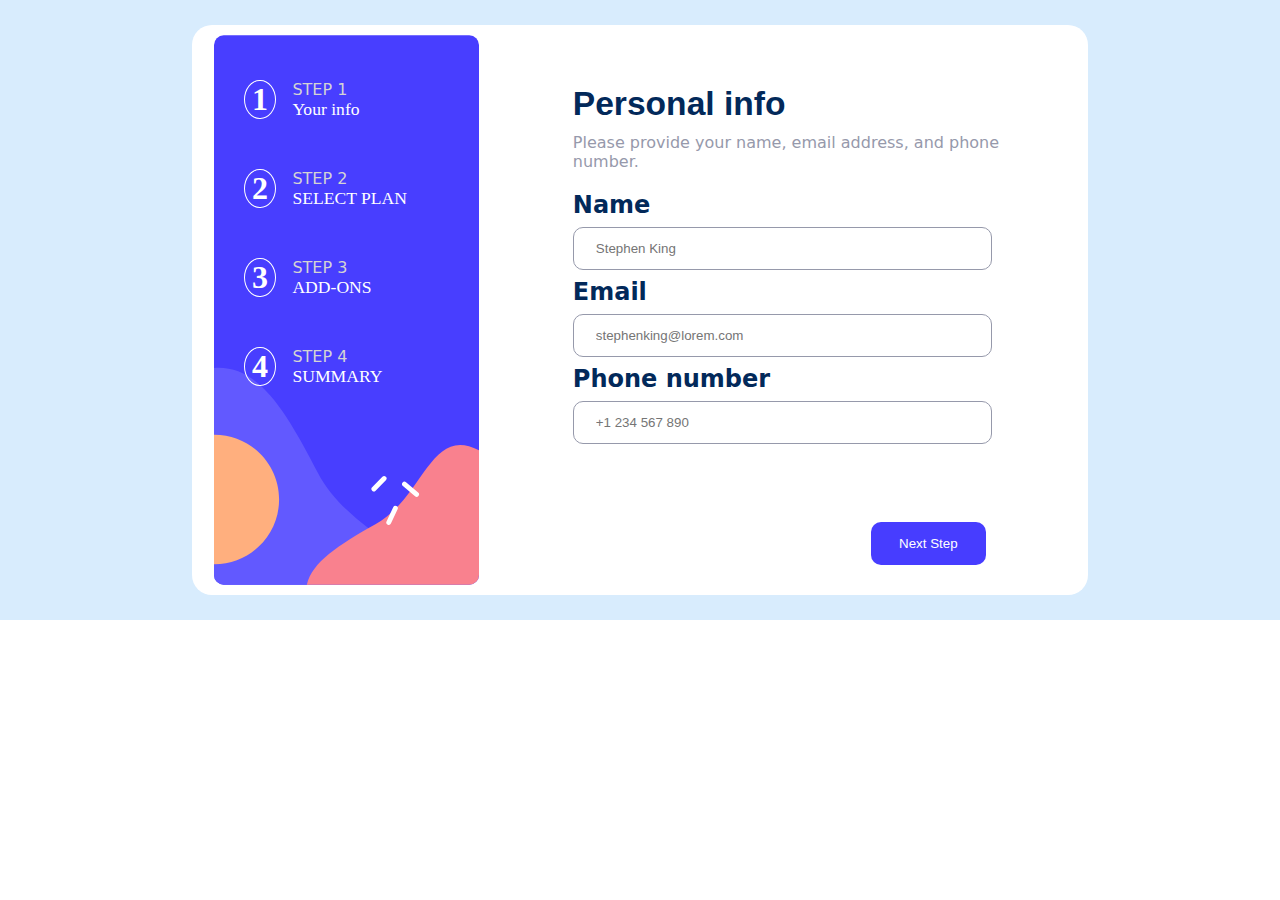
<file: index.html>
<!DOCTYPE html>
<html lang="en">
<head>
    <meta charset="UTF-8">
    <meta name="viewport" content="width=device-width, initial-scale=1.0">
    <title>Frontend Mentor | Multi-step form</title>
    <link rel="stylesheet" href="./style.css">
    <link rel="stylesheet" href="./assets/fonts/Ubuntu-Bold.ttf">
    <link rel="stylesheet" href="./assets/fonts/Ubuntu-Medium.ttf">
    <link rel="stylesheet" href="./assets/fonts/Ubuntu-Regular.ttf">
    <link rel="icon" type="image/png" sizes="32x32" href="./assets/images/favicon-32x32.png">

</head>
<body>
    <section class="desktop">
        <div class="container">
            <div class="left">
                <div class="content1">
                    <a href="./index.html"><div class="circle"><h1>1</h1></div></a>
                <div class="words">
                    <p>STEP 1</p> 
                <h3>Your info</h3>
                </div>
                
            </div>
                <div class="content1">
                    <a href="./index2.html"><div class="circle"><h1>2</h1></div></a>
                <div class="words">
                    <p>STEP 2</p> 
                <h3>SELECT PLAN</h3>
                </div>
                
            </div>
                <div class="content1">
                    <a href="./index3.html"><div class="circle"><h1>3</h1></div></a>
                <div class="words">
                    <p>STEP 3</p> 
                <h3>ADD-ONS</h3>
                </div>
                
            </div>
                <div class="content1">
                    <a href="./index4.html"><div class="circle"><h1>4</h1></div></a>
                <div class="words">
                    <p>STEP 4</p> 
                <h3>SUMMARY</h3>
                </div>
                
            </div>
                

            </div>
            <div class="right">
                <div class="content2">
                    <h1>Personal info</h1>
                <p>Please provide your name, email address, and phone number.</p>
                </div>
                <div class="input-words">
                    <h2>Name</h2>
                </div>
                <div class="input">

                    <input type="text" placeholder="Stephen King" name="" id="">
                <div class="input-words">
                    <h2>Email</h2>
                </div>

                <input type="email" placeholder="stephenking@lorem.com" name="" id="">
                <div class="input-words">
                    <h2>Phone number</h2>
                </div>

                <input type="tel" placeholder="+1 234 567 890" name="" id="">
                </div>
    
                

                <div class="button">
                    <!-- <button>Go Back</button> -->
                    <a href="./index2.html"><button>Next Step</button></a>
                </div>

            </div>
        </div>
    </section>
    
</body>
</html>
</file>
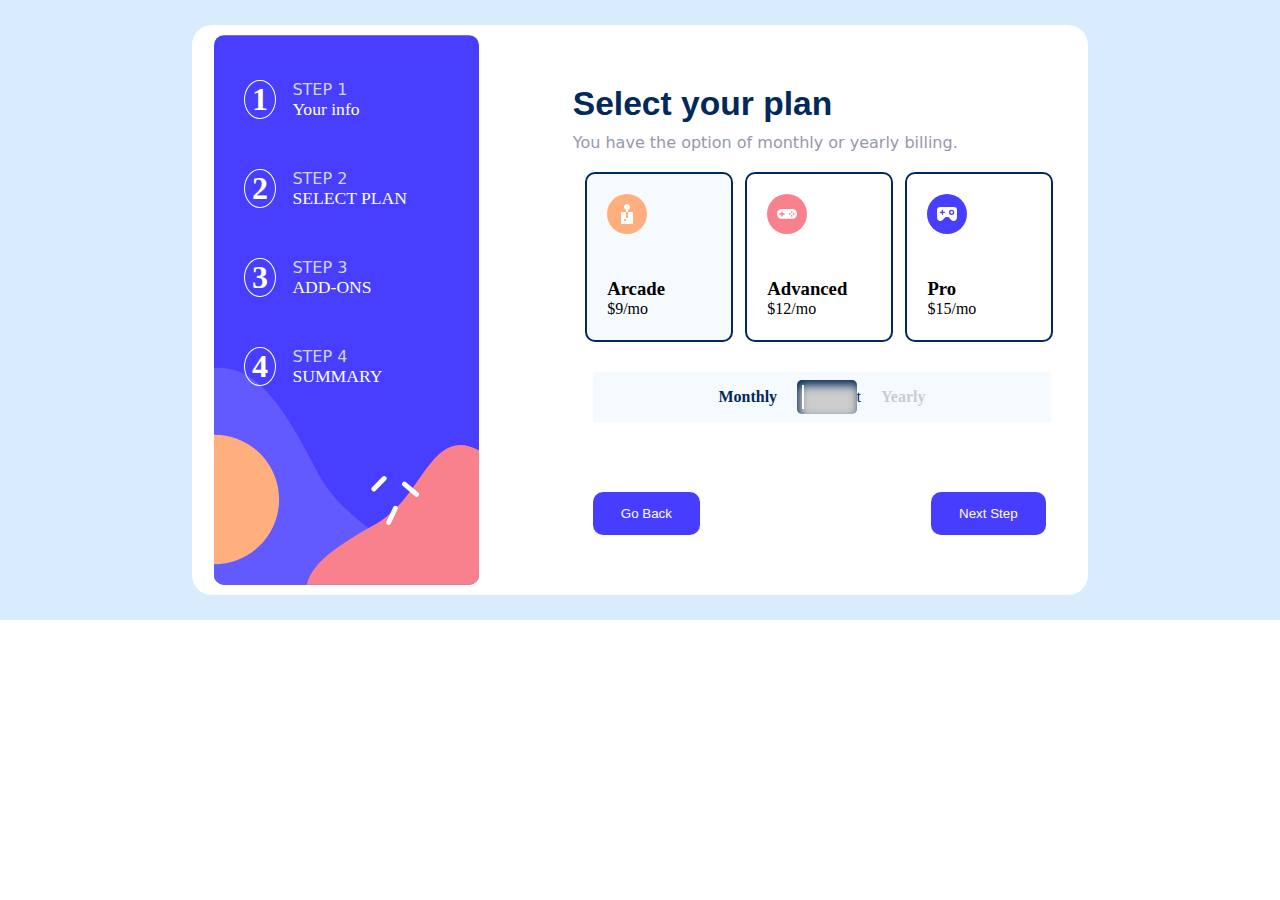
<file: index2.html>
<!DOCTYPE html>
<html lang="en">
<head>
    <meta charset="UTF-8">
    <meta name="viewport" content="width=device-width, initial-scale=1.0">
    <title>Frontend Mentor | Multi-step form</title>
    <link rel="stylesheet" href="./style.css">
    <link rel="stylesheet" href="./assets/fonts/Ubuntu-Bold.ttf">
    <link rel="stylesheet" href="./assets/fonts/Ubuntu-Medium.ttf">
    <link rel="stylesheet" href="./assets/fonts/Ubuntu-Regular.ttf">
    <link rel="icon" type="image/png" sizes="32x32" href="./assets/images/favicon-32x32.png">

</head>
<body>
    <section class="desktop">
        <div class="container">
            <div class="left">
                <div class="content1">
                    <a href="./index.html"><div class="circle"><h1>1</h1></div></a>
                <div class="words">
                    <p>STEP 1</p> 
                <h3>Your info</h3>
                </div>
                
            </div>
                <div class="content1">
                    <a href="./index2.html"><div class="circle"><h1>2</h1></div></a>
                <div class="words">
                    <p>STEP 2</p> 
                <h3>SELECT PLAN</h3>
                </div>
                
            </div>
                <div class="content1">
                    <a href="./index3.html"><div class="circle"><h1>3</h1></div></a>
                <div class="words">
                    <p>STEP 3</p> 
                <h3>ADD-ONS</h3>
                </div>
                
            </div>
                <div class="content1">
                    <a href="./index4.html"><div class="circle"><h1>4</h1></div></a>
                <div class="words">
                    <p>STEP 4</p> 
                <h3>SUMMARY</h3>
                </div>
                
            </div>
                

            </div>
            <div class="right2">
                <div class="content2">
                    <h1>Select your plan</h1>
                <p>You have the option of monthly or yearly billing.</p>
                </div>
                <div class="container2">
                    <div class="boxes1">
                        <img src="./assets/images/icon-arcade.svg" alt="#">
                        <h3>Arcade</h3>
                        <p>$9/mo</p>

                    </div>
                    <div class="boxes">
                        <img src="./assets/images/icon-advanced.svg" alt="#">
                        <h3>Advanced</h3>
                        <p>$12/mo</p>

                    </div>
                    <div class="boxes">
                        <img src="./assets/images/icon-pro.svg" alt="#">
                        <h3>Pro</h3>
                        <p>$15/mo</p>

                    </div>
                    
                </div>
                
                    <div class="toogle">
                        <h4>Monthly</h4>
                        <label class="switch">  
                            <!-- <a href="./index2b.html"> -->
                                <input type="checkbox">
                            <span class="slider"></span>
                                
                            <!-- </a> -->
                            </label>
                            <div id="main_content">t</div>
                            <div id="secondary_content">k</div>
                        
                        <span><h4>Yearly</h4></span>
                    </div>
                
                

                
               
                <div class="button2">
                   <span><a href="./index.html"><button>Go Back</button></a> </span>
                    <a href="./index3.html"><button>Next Step</button></a>
                </div>

            </div>
        </div>
    </section>
    <script src="./main.js"></script>

</body>
</html>
</file>
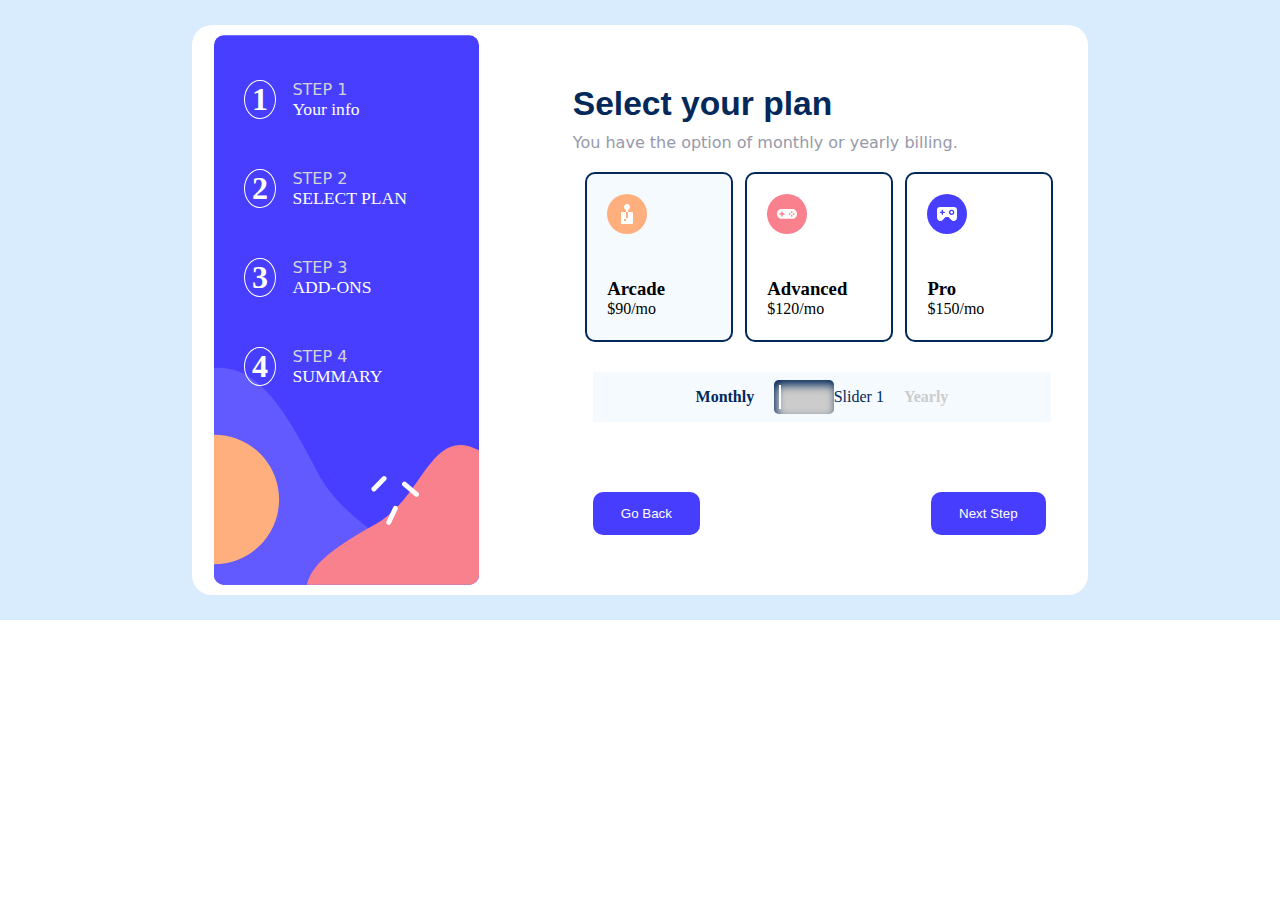
<file: index2b.html>
<!DOCTYPE html>
<html lang="en">
<head>
    <meta charset="UTF-8">
    <meta name="viewport" content="width=device-width, initial-scale=1.0">
    <title>Frontend Mentor | Multi-step form</title>
    <link rel="stylesheet" href="./style.css">
    <link rel="stylesheet" href="./assets/fonts/Ubuntu-Bold.ttf">
    <link rel="stylesheet" href="./assets/fonts/Ubuntu-Medium.ttf">
    <link rel="stylesheet" href="./assets/fonts/Ubuntu-Regular.ttf">
    <link rel="icon" type="image/png" sizes="32x32" href="./assets/images/favicon-32x32.png">

</head>
<body>
    <section class="desktop">
        <div class="container">
            <div class="left">
                <div class="content1">
                    <a href="./index.html"><div class="circle"><h1>1</h1></div></a>
                <div class="words">
                    <p>STEP 1</p> 
                <h3>Your info</h3>
                </div>
                
            </div>
                <div class="content1">
                    <a href="./index2.html"><div class="circle"><h1>2</h1></div></a>
                <div class="words">
                    <p>STEP 2</p> 
                <h3>SELECT PLAN</h3>
                </div>
                
            </div>
                <div class="content1">
                    <a href="./index3.html"><div class="circle"><h1>3</h1></div></a>
                <div class="words">
                    <p>STEP 3</p> 
                <h3>ADD-ONS</h3>
                </div>
                
            </div>
                <div class="content1">
                    <a href="./index4.html"><div class="circle"><h1>4</h1></div></a>
                <div class="words">
                    <p>STEP 4</p> 
                <h3>SUMMARY</h3>
                </div>
                
            </div>
                

            </div>
            <div class="right2">
                <div class="content2">
                    <h1>Select your plan</h1>
                <p>You have the option of monthly or yearly billing.</p>
                </div>
                <div class="container2">
                    <div class="boxes1">
                        <img src="./assets/images/icon-arcade.svg" alt="#">
                        <h3>Arcade</h3>
                        <p>$90/mo</p>

                    </div>
                    <div class="boxes">
                        <img src="./assets/images/icon-advanced.svg" alt="#">
                        <h3>Advanced</h3>
                        <p>$120/mo</p>

                    </div>
                    <div class="boxes">
                        <img src="./assets/images/icon-pro.svg" alt="#">
                        <h3>Pro</h3>
                        <p>$150/mo</p>

                    </div>
                </div>
                
                    <div class="toogle">
                        <h4>Monthly</h4>
                        <label class="switch">  
                            <!-- <a href="./index2.html"> -->
                                <input type="checkbox">
                            <span class="slider"></span>
                                
                            <!-- </a> -->
                            </label>
                            <div id="main_content">Slider 1</div>
                            <div id="secondary_content">Slider 2</div>
                        
                        <span><h4>Yearly</h4></span>
                    </div>
                
                

                
               
                <div class="button2">
                   <span><a href="./index.html"><button>Go Back</button></a> </span>
                    <a href="./index3.html"><button>Next Step</button></a>
                </div>

            </div>
        </div>
    </section>
    <script src="./main.js"></script>
</body>
</html>
</file>
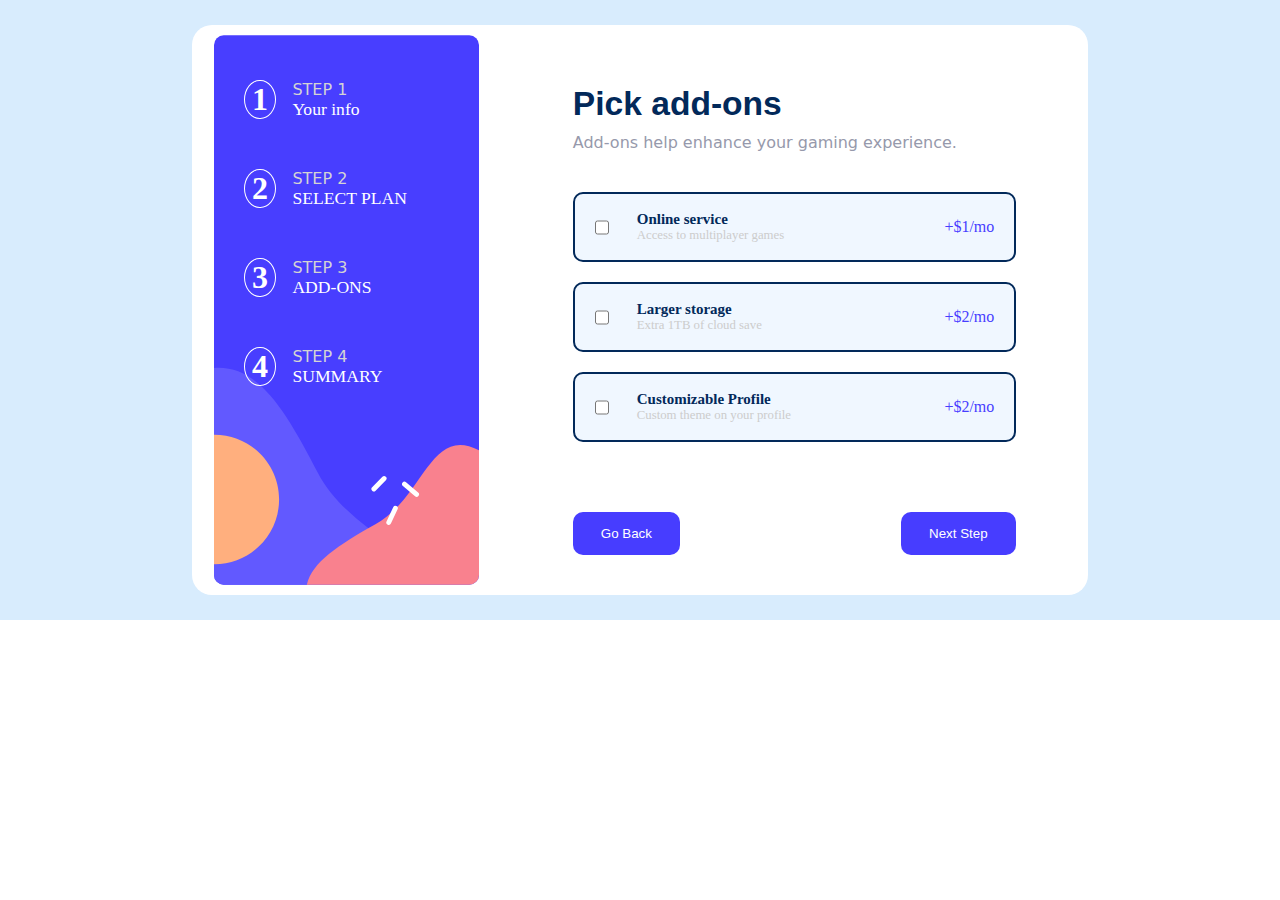
<file: index3.html>
<!DOCTYPE html>
<html lang="en">
<head>
    <meta charset="UTF-8">
    <meta name="viewport" content="width=device-width, initial-scale=1.0">
    <title>Frontend Mentor | Multi-step form</title>
    <link rel="stylesheet" href="./style.css">
    <link rel="stylesheet" href="./assets/fonts/Ubuntu-Bold.ttf">
    <link rel="stylesheet" href="./assets/fonts/Ubuntu-Medium.ttf">
    <link rel="stylesheet" href="./assets/fonts/Ubuntu-Regular.ttf">
    <link rel="icon" type="image/png" sizes="32x32" href="./assets/images/favicon-32x32.png">

</head>
<body>
    <section class="desktop">
        <div class="container">
            <div class="left">
                <div class="content1">
                    <a href="./index.html"><div class="circle"><h1>1</h1></div></a>
                <div class="words">
                    <p>STEP 1</p> 
                <h3>Your info</h3>
                </div>
                
            </div>
                <div class="content1">
                    <a href="./index2.html"><div class="circle"><h1>2</h1></div></a>
                <div class="words">
                    <p>STEP 2</p> 
                <h3>SELECT PLAN</h3>
                </div>
                
            </div>
                <div class="content1">
                    <a href="./index3.html"><div class="circle"><h1>3</h1></div></a>
                <div class="words">
                    <p>STEP 3</p> 
                <h3>ADD-ONS</h3>
                </div>
                
            </div>
                <div class="content1">
                    <a href="./index4.html"><div class="circle"><h1>4</h1></div></a>
                <div class="words">
                    <p>STEP 4</p> 
                <h3>SUMMARY</h3>
                </div>
                
            </div>
                

            </div>
            <div class="right2">
                <div class="content2">
                    <h1>Pick add-ons</h1>
                <p>Add-ons help enhance your gaming experience.</p>
                </div>
                <div class="containers">
                    <input type="checkbox">
                    
                    
                        <div class="containers-left">
                            
                            <h3>Online service</h3>
                            <p>Access to multiplayer games</p>
                        </div>
                        <div class="containers-right">
                            <p>+$1/mo</p>
                        </div>
                    
                    
                    
                </div>
                <div class="containers">
                    <input type="checkbox">
                    
                    <div class="containers-left">
                        
                        <h3>Larger storage</h3>
                        <p>Extra 1TB of cloud save</p>
                    </div>
                    <div class="containers-right">
                        <p>+$2/mo</p>
                    </div>
                </div>
                <div class="containers">
                    <input type="checkbox">
                    
                    <div class="containers-left">
                        
                        <h3>Customizable Profile</h3>
                        <p>Custom theme on your profile</p>
                    </div>
                    <div class="containers-right">
                        <p>+$2/mo</p>
                    </div>
                </div>
               
                <div class="button3">
                   <span><a href="./index2.html"><button>Go Back</button></a> </span>
                    <a href="./index4.html"><button>Next Step</button></a>
                </div>

            </div>
        </div>
    </section>
</file>
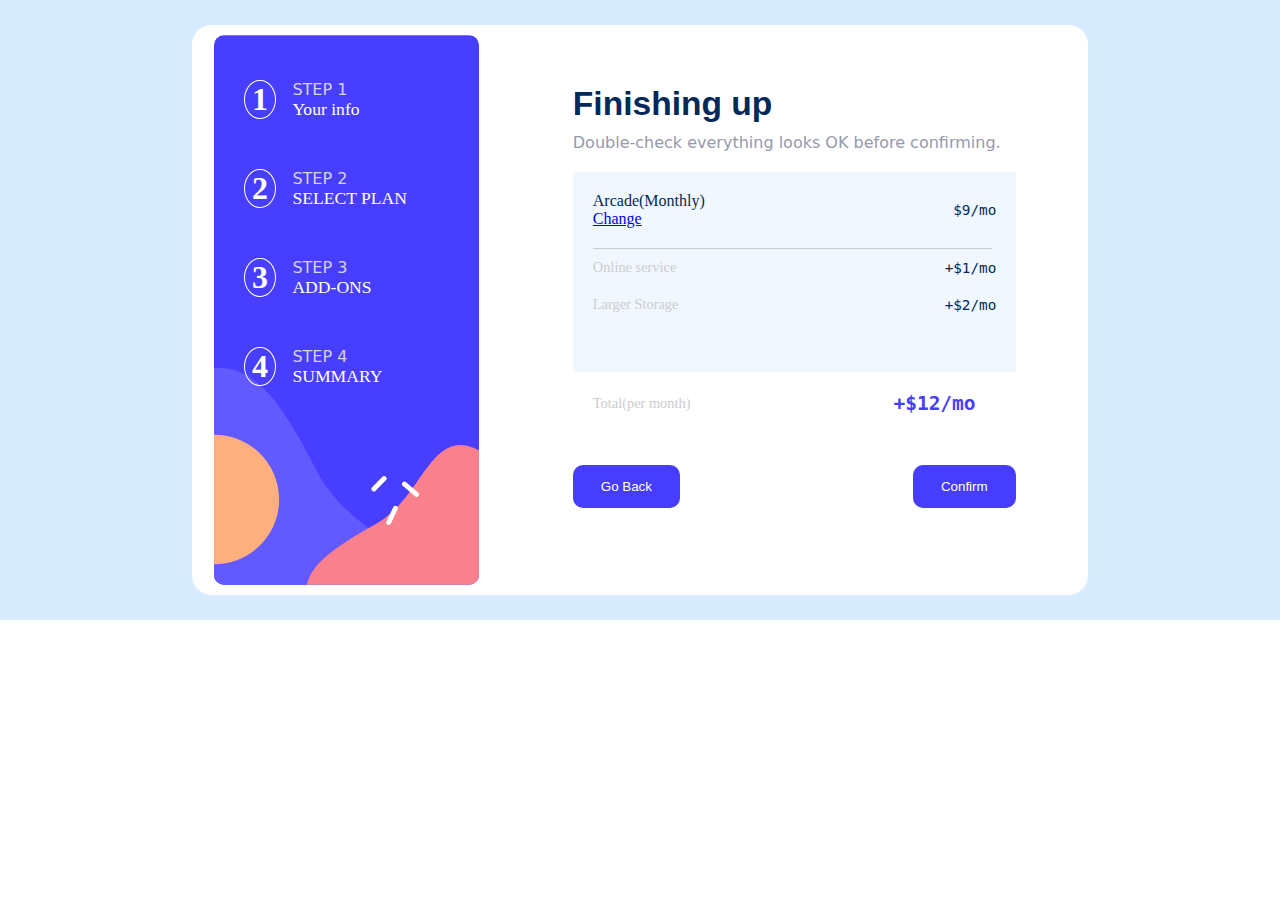
<file: index4.html>
<!DOCTYPE html>
<html lang="en">
<head>
    <meta charset="UTF-8">
    <meta name="viewport" content="width=device-width, initial-scale=1.0">
    <title>Frontend Mentor | Multi-step form</title>
    <link rel="stylesheet" href="./style.css">
    <link rel="stylesheet" href="./assets/fonts/Ubuntu-Bold.ttf">
    <link rel="stylesheet" href="./assets/fonts/Ubuntu-Medium.ttf">
    <link rel="stylesheet" href="./assets/fonts/Ubuntu-Regular.ttf">
    <link rel="icon" type="image/png" sizes="32x32" href="./assets/images/favicon-32x32.png">

</head>
<body>
    <section class="desktop">
        <div class="container">
            <div class="left">
                <div class="content1">
                    <a href="./index.html"><div class="circle"><h1>1</h1></div></a>
                <div class="words">
                    <p>STEP 1</p> 
                <h3>Your info</h3>
                </div>
                
            </div>
                <div class="content1">
                    <a href="./index2.html"><div class="circle"><h1>2</h1></div></a>
                <div class="words">
                    <p>STEP 2</p> 
                <h3>SELECT PLAN</h3>
                </div>
                
            </div>
                <div class="content1">
                    <a href="./index3.html"><div class="circle"><h1>3</h1></div></a>
                <div class="words">
                    <p>STEP 3</p> 
                <h3>ADD-ONS</h3>
                </div>
                
            </div>
                <div class="content1">
                    <a href="./index4.html"><div class="circle"><h1>4</h1></div></a>
                <div class="words">
                    <p>STEP 4</p> 
                <h3>SUMMARY</h3>
                </div>
                
            </div>
                

            </div>
            <div class="right2">
                <div class="content2">
                    <h1>Finishing up</h1>
                <p>Double-check everything looks OK before confirming.
                </p>
                </div>
                <div class="container4">
                    <div class="container4-top">
                        <div class="container4-left">
                            <h3>Arcade(Monthly)</h3>
                       <a href="./index4b.html"><p>Change</p></a>
                        </div>
                        <div class="container4-right">
                            <span><p>$9/mo</p></span>
                        </div>
                        
                    </div>
                    <div class="smart-line"></div>
                    
                    <div class="container4-bottom">
                        <div class="container4-left">
                            <h4>Online service</h4>
                       <!-- <a href="#"><p>Change</p></a> -->
                        </div>
                        <div class="container4-right">
                            <span><p>+$1/mo</p></span>
                        </div>
                        
                    </div>
                    <div class="container4-bottom">
                        <div class="container4-left">
                            <h4>Larger Storage</h4>
                       <!-- <a href="#"><p>Change</p></a> -->
                        </div>
                        <div class="container4-right">
                            <span><p>+$2/mo</p></span>
                        </div>
                        
                    </div>
                    
                </div>
                <div class="container4-bottomb">
                    <div class="container4-left">
                        <h4>Total(per month)</h4>
                   <!-- <a href="#"><p>Change</p></a> -->
                    </div>
                    <div class="container4-right">
                        <span><p>+$12/mo</p></span>
                    </div>
                    
                </div>

               
                <div class="button3">
                   <span><a href="./index3.html"><button>Go Back</button></a> </span>
                    <a href="./index5.html"><button>Confirm</button></a>
                </div>

            </div>
        </div>
    </section>
</file>
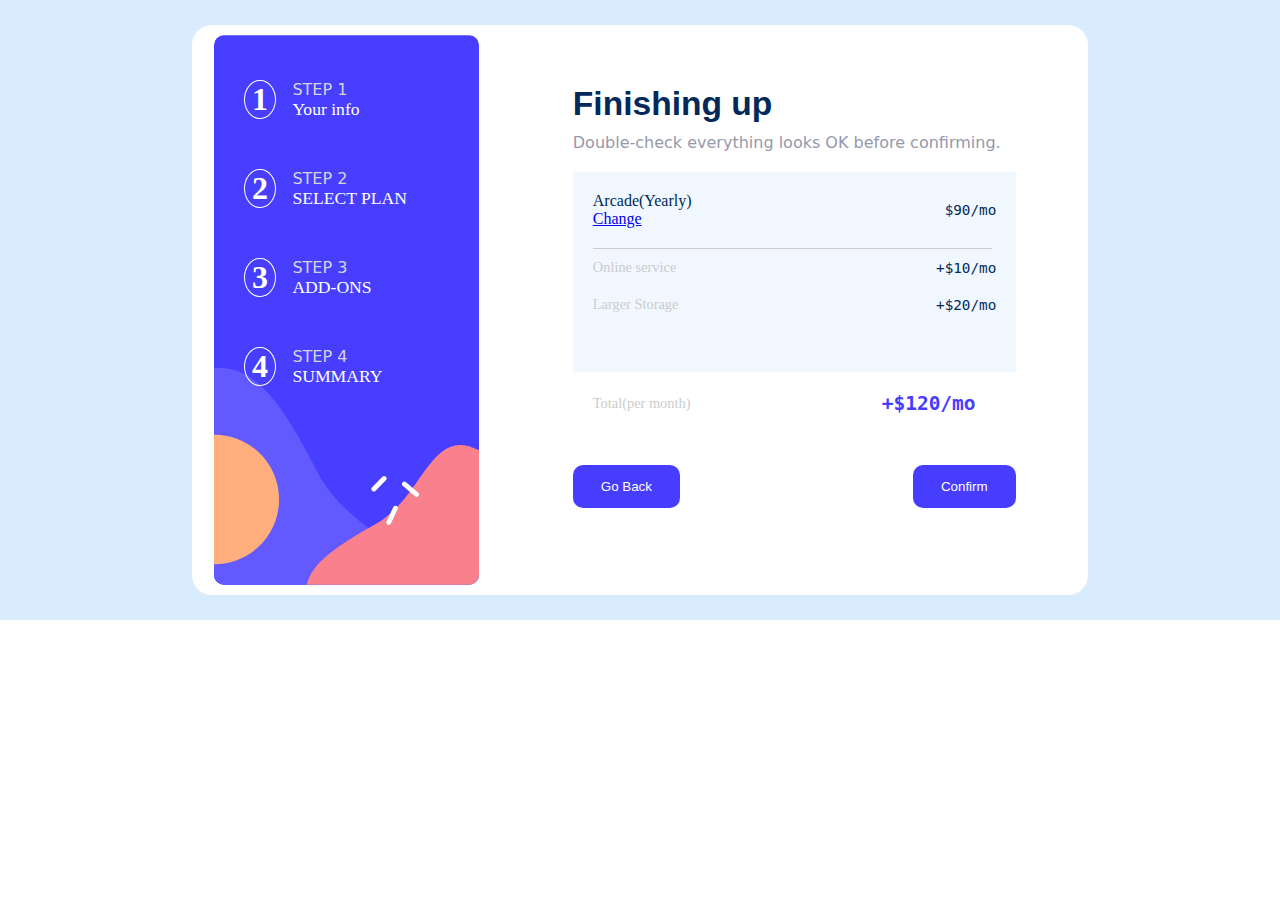
<file: index4b.html>
<!DOCTYPE html>
<html lang="en">
<head>
    <meta charset="UTF-8">
    <meta name="viewport" content="width=device-width, initial-scale=1.0">
    <title>Frontend Mentor | Multi-step form</title>
    <link rel="stylesheet" href="./style.css">
    <link rel="stylesheet" href="./assets/fonts/Ubuntu-Bold.ttf">
    <link rel="stylesheet" href="./assets/fonts/Ubuntu-Medium.ttf">
    <link rel="stylesheet" href="./assets/fonts/Ubuntu-Regular.ttf">
    <link rel="icon" type="image/png" sizes="32x32" href="./assets/images/favicon-32x32.png">

</head>
<body>
    <section class="desktop">
        <div class="container">
            <div class="left">
                <div class="content1">
                    <a href="./index.html"><div class="circle"><h1>1</h1></div></a>
                <div class="words">
                    <p>STEP 1</p> 
                <h3>Your info</h3>
                </div>
                
            </div>
                <div class="content1">
                    <a href="./index2.html"><div class="circle"><h1>2</h1></div></a>
                <div class="words">
                    <p>STEP 2</p> 
                <h3>SELECT PLAN</h3>
                </div>
                
            </div>
                <div class="content1">
                    <a href="./index3.html"><div class="circle"><h1>3</h1></div></a>
                <div class="words">
                    <p>STEP 3</p> 
                <h3>ADD-ONS</h3>
                </div>
                
            </div>
                <div class="content1">
                    <a href="./index4.html"><div class="circle"><h1>4</h1></div></a>
                <div class="words">
                    <p>STEP 4</p> 
                <h3>SUMMARY</h3>
                </div>
                
            </div>
                

            </div>
            <div class="right2">
                <div class="content2">
                    <h1>Finishing up</h1>
                <p>Double-check everything looks OK before confirming.
                </p>
                </div>
                <div class="container4">
                    <div class="container4-top">
                        <div class="container4-left">
                            <h3>Arcade(Yearly)</h3>
                       <a href="./index4.html"><p>Change</p></a>
                        </div>
                        <div class="container4-right">
                            <span><p>$90/mo</p></span>
                        </div>
                        
                    </div>
                    <div class="smart-line"></div>
                    
                    <div class="container4-bottom">
                        <div class="container4-left">
                            <h4>Online service</h4>
                       <!-- <a href="#"><p>Change</p></a> -->
                        </div>
                        <div class="container4-right">
                            <span><p>+$10/mo</p></span>
                        </div>
                        
                    </div>
                    <div class="container4-bottom">
                        <div class="container4-left">
                            <h4>Larger Storage</h4>
                       <!-- <a href="#"><p>Change</p></a> -->
                        </div>
                        <div class="container4-right">
                            <span><p>+$20/mo</p></span>
                        </div>
                        
                    </div>
                    
                </div>
                <div class="container4-bottomb">
                    <div class="container4-left">
                        <h4>Total(per month)</h4>
                   <!-- <a href="#"><p>Change</p></a> -->
                    </div>
                    <div class="container4-right">
                        <span><p>+$120/mo</p></span>
                    </div>
                    
                </div>

               
                <div class="button3">
                   <span><a href="./index3.html"><button>Go Back</button></a> </span>
                    <a href="./index5.html"><button>Confirm</button></a>
                </div>

            </div>
        </div>
    </section>
</file>
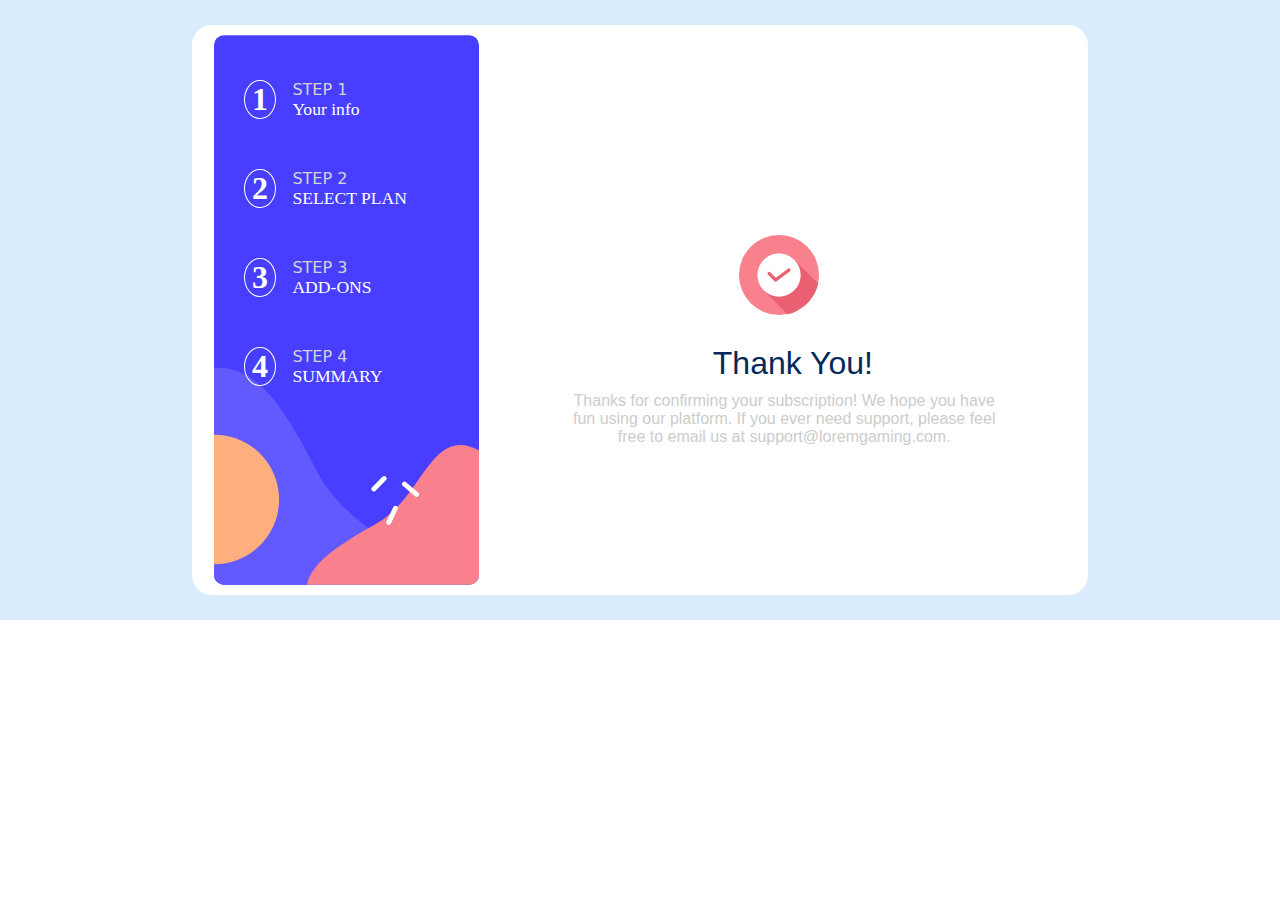
<file: index5.html>
<!DOCTYPE html>
<html lang="en">
<head>
    <meta charset="UTF-8">
    <meta name="viewport" content="width=device-width, initial-scale=1.0">
    <title>Frontend Mentor | Multi-step form</title>
    <link rel="stylesheet" href="./style.css">
    <link rel="stylesheet" href="./assets/fonts/Ubuntu-Bold.ttf">
    <link rel="stylesheet" href="./assets/fonts/Ubuntu-Medium.ttf">
    <link rel="stylesheet" href="./assets/fonts/Ubuntu-Regular.ttf">
    <link rel="icon" type="image/png" sizes="32x32" href="./assets/images/favicon-32x32.png">

</head>
<body>
    <section class="desktop">
        <div class="container">
            <div class="left">
                <div class="content1">
                    <a href="./index.html"><div class="circle"><h1>1</h1></div></a>
                <div class="words">
                    <p>STEP 1</p> 
                <h3>Your info</h3>
                </div>
                
            </div>
                <div class="content1">
                    <a href="./index2.html"><div class="circle"><h1>2</h1></div></a>
                <div class="words">
                    <p>STEP 2</p> 
                <h3>SELECT PLAN</h3>
                </div>
                
            </div>
                <div class="content1">
                    <a href="./index3.html"><div class="circle"><h1>3</h1></div></a>
                <div class="words">
                    <p>STEP 3</p> 
                <h3>ADD-ONS</h3>
                </div>
                
            </div>
                <div class="content1">
                    <a href="./index4.html"><div class="circle"><h1>4</h1></div></a>
                <div class="words">
                    <p>STEP 4</p> 
                <h3>SUMMARY</h3>
                </div>
                
            </div>
                

            </div>
            <div class="right2">
                
                <div class="img">

                    <img src="./assets/images/icon-thank-you.svg" alt="#">
                    
                </div>
                <div class="last-slide">
                <h1>Thank You!</h1>
                <p>Thanks for confirming your subscription! We hope you have <br> fun 
                    using our platform. If you ever need support, please feel <br> free 
                    to email us at support@loremgaming.com.</p>
            </div>
            </div>
        </div>
    </section>
</file>
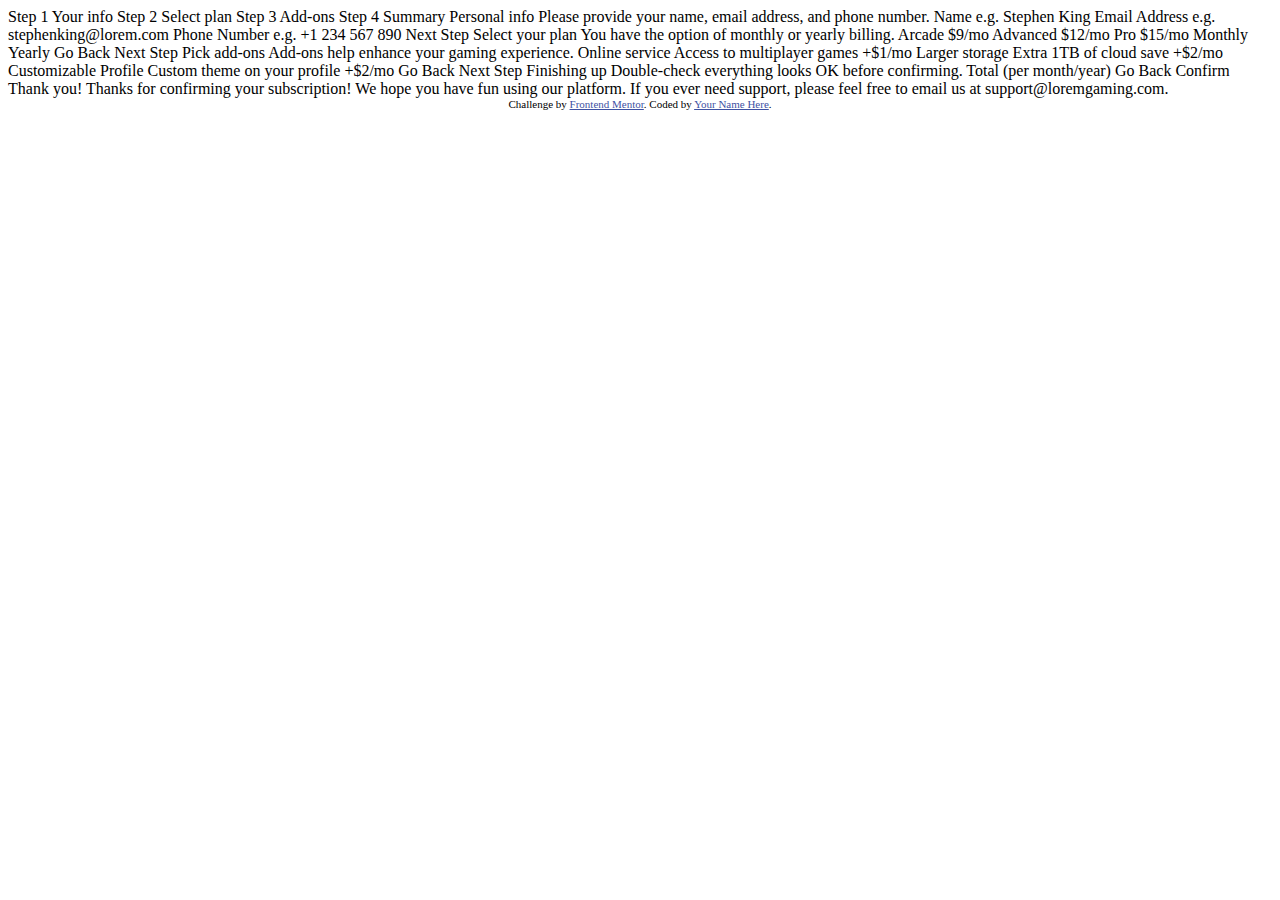
<file: style.html>
<!DOCTYPE html>
<html lang="en">
<head>
  <meta charset="UTF-8">
  <meta name="viewport" content="width=device-width, initial-scale=1.0"> <!-- displays site properly based on user's device -->

  <link rel="icon" type="image/png" sizes="32x32" href="./assets/images/favicon-32x32.png">
  
  <title>Frontend Mentor | Multi-step form</title>

  <!-- Feel free to remove these styles or customise in your own stylesheet 👍 -->
  <style>
    .attribution { font-size: 11px; text-align: center; }
    .attribution a { color: hsl(228, 45%, 44%); }
  </style>
</head>
<body>

  <!-- Sidebar start -->

  Step 1
  Your info

  Step 2
  Select plan

  Step 3
  Add-ons

  Step 4
  Summary

  <!-- Sidebar end -->

  <!-- Step 1 start -->

  Personal info
  Please provide your name, email address, and phone number.

  Name
  e.g. Stephen King

  Email Address
  e.g. stephenking@lorem.com

  Phone Number
  e.g. +1 234 567 890

  Next Step

  <!-- Step 1 end -->

  <!-- Step 2 start -->

  Select your plan
  You have the option of monthly or yearly billing.

  Arcade
  $9/mo

  Advanced
  $12/mo

  Pro
  $15/mo

  Monthly
  Yearly

  Go Back
  Next Step

  <!-- Step 2 end -->

  <!-- Step 3 start -->

  Pick add-ons
  Add-ons help enhance your gaming experience.

  Online service
  Access to multiplayer games
  +$1/mo

  Larger storage
  Extra 1TB of cloud save
  +$2/mo

  Customizable Profile
  Custom theme on your profile
  +$2/mo

  Go Back
  Next Step

  <!-- Step 3 end -->

  <!-- Step 4 start -->

  Finishing up
  Double-check everything looks OK before confirming.

  <!-- Dynamically add subscription and add-on selections here -->

  Total (per month/year)

  Go Back
  Confirm

  <!-- Step 4 end -->

  <!-- Step 5 start -->

  Thank you!

  Thanks for confirming your subscription! We hope you have fun 
  using our platform. If you ever need support, please feel free 
  to email us at support@loremgaming.com.

  <!-- Step 5 end -->
  
  <div class="attribution">
    Challenge by <a href="https://www.frontendmentor.io?ref=challenge" target="_blank">Frontend Mentor</a>. 
    Coded by <a href="#">Your Name Here</a>.
  </div>
</body>
</html>
</file>
<file: style.css>
*{
    box-sizing: border-box;
    margin: 0;
    padding: 0;
}
.desktop{
    height: 620px;
    width: 100%;
    background: hsl(207, 90%, 92%);
    display: flex;
    justify-content: center;
    align-items: center;
}
.container{
    height: 570px;
    border-radius: 20px;
    width: 70%;
    background: white;
    display: flex;
    justify-content: space-between;
    justify-content: center;
    align-items: center;

}
.left{
    height: 550px;
    width: 40%;
    background: url(./assets/images/bg-sidebar-desktop.svg);
    background-repeat: no-repeat;
    background-size: contain;
    flex-wrap: nowrap;
    padding-top: 20px;

}
.right{
    /* border: 3px solid black; */
    height: 550px;
    width: 55%;
    padding-top: 50px;
    /* align-items: center; */
}
.right2{
    /* border: 3px solid black; */
    height: 550px;
    width: 55%;
    padding-top: 50px;
    /* align-items: center; */
}
a{
    text-decoration: none;
}
.circle{
    height: 28%;
    width: 40%;
    border-radius: 50%;
    border: 1px solid white;
    margin: 25px 30px;
    cursor: pointer;
}
.circle:hover{
    background: hsl(206, 94%, 87%);
    border: 3px solid transparent;
    transition: 0.2s;
}
.circle  h1:hover{
    color: hsl(243, 100%, 62%);
}
.circle  h1{
    align-items: center;
    display: flex;
    justify-content: center;
    align-items: center;
    /* padding-top: 5px; */
    color: white;

}
.content1{
    display: flex;
    align-items: center;
}
.words  p{
    color: hsl(0, 0%, 83%);
    font-family: system-ui, -apple-system, BlinkMacSystemFont, 'Segoe UI', Roboto, Oxygen, Ubuntu, Cantarell, 'Open Sans', 'Helvetica Neue', sans-serif;
    /* font-weight: bolder; */
}
.words  h3{
    color: white;
    font: 1.1em cursive;
}
.content2  h1{
    /* font-size: 35px; */
    font: 2.1em sans-serif;
    font-weight: bolder;
    color: hsl(213, 96%, 18%);
    padding-bottom: 10px;
}
.content2  p{
    font-family: system-ui, -apple-system, BlinkMacSystemFont, 'Segoe UI', Roboto, Oxygen, Ubuntu, Cantarell, 'Open Sans', 'Helvetica Neue', sans-serif;
    color: hsl(231, 11%, 63%);
    padding-bottom: 20px;
}
.input  input{
    width: 85%;
    padding: 13px 22px;
    margin: 8px 0;
    border-radius: 10px;
    border: 1px solid hsl(231, 11%, 63%);
    cursor: pointer;
}
.input-words{
    color: hsl(213, 96%, 18%);
    font-family: system-ui, -apple-system, BlinkMacSystemFont, 'Segoe UI', Roboto, Oxygen, Ubuntu, Cantarell, 'Open Sans', 'Helvetica Neue', sans-serif;
}
.button{
    display: flex;
    justify-content: right;
    /* justify-content: space-between; */
}
.button  button{
    /* width: 95%; */
    border-radius: 10px;
    padding: 13px 27px;
    cursor: pointer;
    background: hsl(243, 100%, 62%);
    color: white;
    border: 1px solid transparent;
    margin-top: 70px;
    text-align: center;
    /* margin-left: 20px; */
    margin-right: 80px;
}
.button  button:hover{
    background: hsl(213, 96%, 18%);
    transition: 0.5s ease-in-out;
}
.button2{
    display: flex;
    justify-content: right;
    justify-content: space-between;
}
.button2  button{
    /* width: 95%; */
    border-radius: 10px;
    padding: 13px 27px;
    cursor: pointer;
    background: hsl(243, 100%, 62%);
    color: white;
    border: 1px solid transparent;
    margin-top: 70px;
    text-align: center;
    margin-left: 20px;
    margin-right: 20px;
}
.button2  button:hover{
    background: hsl(213, 96%, 18%);
    transition: 0.5s ease-in-out;
}
.button3{
    display: flex;
    justify-content: right;
    justify-content: space-between;
}
.button3  button{
    /* width: 95%; */
    border-radius: 10px;
    padding: 13px 27px;
    cursor: pointer;
    background: hsl(243, 100%, 62%);
    color: white;
    border: 1px solid transparent;
    margin-top: 50px;
    text-align: center;
    /* margin-left: 20px; */
    margin-right: 50px;
}
.button3  button:hover{
    background: hsl(213, 96%, 18%);
    transition: 0.5s ease-in-out;
}

.container2{
    /* border: 3px solid black; */
    display: flex;
    justify-content: center;
    justify-content: space-evenly;
    height: 200px;
    width: 100%;
    font: 1em cursive;
    

}
.boxes{
    height: 170px;
    width: 30%;
    border: 2px solid hsl(213, 96%, 18%);
    border-radius: 10px;
    cursor: pointer;
    
}
.boxes:hover{
    border: 2px solid hsl(231, 11%, 63%);

}
.boxes1{
    height: 170px;
    width: 30%;
    border: 2px solid hsl(213, 96%, 18%);
    border-radius: 10px;
    background: hsl(207, 100%, 98%);
    cursor: pointer;
    
}
.boxes1:hover{
    border: 2px solid hsl(231, 11%, 63%);

}
.container2  img{
    padding: 20px;
}
.container2  h3{
    padding-top: 20px;
    padding-left: 20px;
}
.container2  p{
    /* padding-top: 20px; */
    padding-left: 20px;
}
.toogle{
    margin-left: 20px;
    display: flex;
    align-items: center;
    justify-content: center;
    background: hsl(207, 100%, 98%);
    width: 93%;
    height: 50px;
    color: hsl(213, 96%, 18%);
}
.toogle  h4{
    padding: 0 20px;
}
.toogle  span{
    color: #ccc;
}

.switch {
    font-size: 17px;
    position: relative;
    display: inline-block;
    width: 3.5em;
    height: 2em;
  }
  
  /* Hide default HTML checkbox */
  .switch input {
    opacity: 0;
    width: 0;
    height: 0;
  }
  
  /* The slider */
  .slider {
    position: absolute;
    cursor: pointer;
    top: 0;
    left: 0;
    right: 0;
    bottom: 0;
    background-color: #ccc;
    box-shadow: inset 2px 5px 10px hsl(213, 96%, 18%);
    transition: .4s;
    border-radius: 5px;
  }
  
  .slider:before {
    position: absolute;
    content: "";
    height: 1.4em;
    width: 0.1em;
    border-radius: 0px;
    left: 0.3em;
    bottom: 0.3em;
    background-color: white;
    transition: .4s;
  }
  
  input:checked + .slider {
    background-color: hsl(213, 96%, 18%);
    box-shadow: inset 2px 5px 10px hsl(213, 96%, 18%);
  }
  
  input:checked + .slider:before {
    transform: translateX(2.8em) rotate(360deg);
  }
  #secondary_content {
    display: none;
  }


.containers{
    height: 70px;
    width: 90%;
    border: 2px solid hsl(213, 96%, 18%);
    margin: 20px 0;
    border-radius: 10px;
    background: hsl(210, 100%, 97%);
    display: flex;
    justify-content: center;
    justify-content: space-between;
    align-items: center;
    padding: 20px;
}
.containers:hover{
    background: white;
}
.containers  input{
    height: 25px;
    width: 3.5%;
}
.containers-left{
    font: 0.8em cursive;
    width: 70%;
}
.containers-left  p{
    color: #ccc;
}
.containers-left  h3{
    color: hsl(213, 96%, 18%);
}
.containers-right{
    color: hsl(243, 100%, 62%);
}
.container4{
    height: 200px;
    width: 90%;
    background: hsl(210, 100%, 97%);
    
}
.container4-top{
    display: flex;
    justify-content: center;
    justify-content: space-between;
    align-items: center;
    padding: 20px 20px;
}
.container4-bottom{
    display: flex;
    justify-content: center;
    justify-content: space-between;
    align-items: center;
    padding: 10px 20px;
}
.container4-bottomb{
    display: flex;
    justify-content: center;
    justify-content: space-between;
    align-items: center;
    padding-top: 20px;
    padding-right: 90px;
    padding-left: 20px;
}
.container4-top  h3{
    color: hsl(213, 96%, 18%);
    font: 1em cursive;
}
.container4-top  span{
    color: hsl(213, 96%, 18%);
    font: 1.1em monospace;
}
.container4-bottom  h4{
    color: #ccc;
    font: 0.9em cursive;
}
.container4-bottom  span{
    color: hsl(213, 96%, 18%);
    font: 1.1em monospace;
}
.container4-bottomb  h4{
    color: #ccc;
    font: 0.9em cursive;
}
.container4-bottomb  span{
    color: hsl(243, 100%, 62%);
    font: 1.5em monospace;
    font-weight: bolder;
}
.smart-line{
    border-bottom: 1px solid #ccc;
    width: 90%;
    margin-left: 20px;
}
.img{
    display: flex;
    justify-content: center;
    align-items: center;
    padding-top: 150px;
    padding-right: 80px;
}
.last-slide  h1{
    padding-top: 30px;
    margin-left: 140px;
    font-weight: bolder;
    font: 2em sans-serif;
    color: hsl(213, 96%, 18%);
}
.last-slide  p{
    text-align: center;
    font: 1em sans-serif;
    color: #ccc;
    padding-right: 70px;
    padding-top: 10px;
}
.container4-left  a{
    text-decoration: underline;
}
</file>
